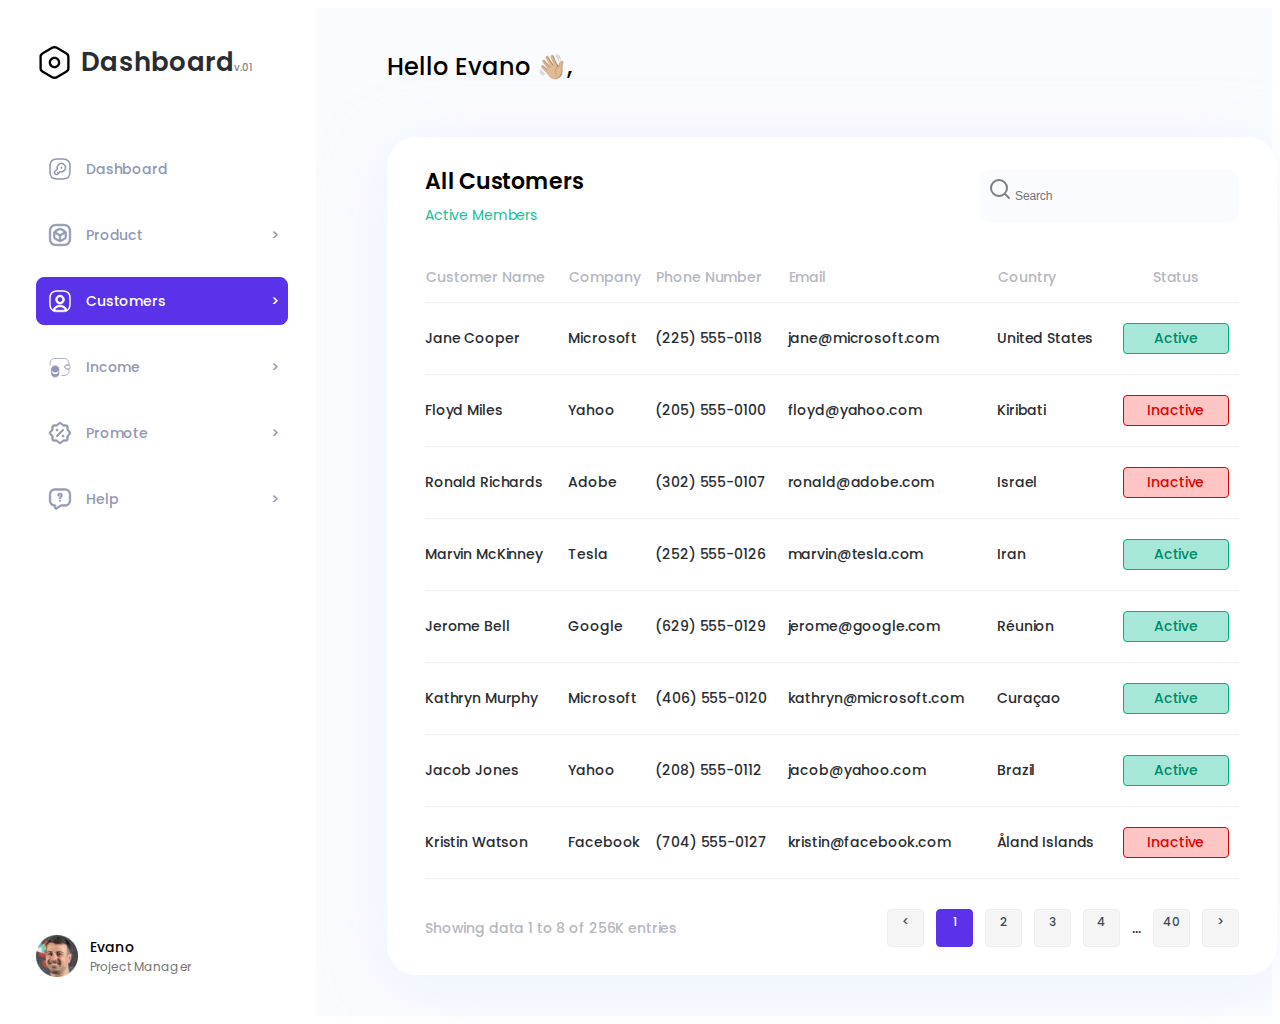
<file: index.html>
<!DOCTYPE html>
<html lang="en">
  <head>
    <meta charset="UTF-8" />
    <meta http-equiv="X-UA-Compatible" content="IE=edge" />
    <link rel="icon" type="image/svg+xml" href="images/logo.svg" />
    <meta name="viewport" content="width=device-width, initial-scale=1.0" />
    <title>CRM-Dashboard</title>
    <link rel="preconnect" href="https://fonts.googleapis.com" />
    <link rel="preconnect" href="https://fonts.gstatic.com" crossorigin />
    <link
      href="https://fonts.googleapis.com/css2?family=Poppins:wght@400;500;600&amp;display=swap"
      rel="stylesheet"/>
    <link
      rel="stylesheet"
      href="https://cdnjs.cloudflare.com/ajax/libs/modern-normalize/3.0.1/modern-normalize.min.css"
      integrity="sha512-q6WgHqiHlKyOqslT/lgBgodhd03Wp4BEqKeW6nNtlOY4quzyG3VoQKFrieaCeSnuVseNKRGpGeDU3qPmabCANg=="
      crossorigin="anonymous"
      referrerpolicy="no-referrer"/>
    <link rel="stylesheet" href="./css/styles.css" />
    <link rel="stylesheet" href="./css/media.css" />
  </head>
  <body>
    <header class="header">
      <div class="container main-nav">
        <a class="logo" href="./index.html"
          ><svg class="logo-svg" width="24" height="24">
            <use href="./images/icons.svg#setting"></use>
          </svg>
          <p class="logo-text">Dashboard<span class="logo-v">v.01</span></p></a
        ><button class="menu-open-btn" type="button" data-menu-open>
          <svg class="menu-open-icon" width="32" height="22">
            <use href="./images/icons.svg#menu-hamburger"></use>
          </svg>
        </button>
      </div>
      <div class="mob-menu is-hidden" data-menu>
        <div class="container">
          <nav class="menu-nav">
            <ul class="mob-menu-list">
              <li>
                <a class="nav-link" href="./index.html">
                  <div class="svg-wrapp">
                    <svg class="link-svg" width="24" height="24">
                      <use href="./images/icons.svg#key-square"></use>
                    </svg>
                    <span class="link-text">Dashboard</span>
                  </div>
                </a>
              </li>
              <li>
                <a class="nav-link" href="./index.html">
                  <div class="svg-wrapp">
                    <svg class="link-svg" width="24" height="24">
                      <use href="./images/icons.svg#3d-square"></use>
                    </svg>
                    <span class="link-text">Product</span>
                  </div>
                  <span>&gt;</span>
                </a>
              </li>
              <li>
                <a class="nav-link current" href="./index.html">
                  <div class="svg-wrapp">
                    <svg class="link-svg" width="24" height="24">
                      <use href="./images/icons.svg#user-square"></use>
                    </svg>
                    <span class="link-text">Customers</span>
                  </div>
                  <span>&gt;</span>
                </a>
              </li>
              <li>
                <a class="nav-link" href="./index.html">
                  <div class="svg-wrapp">
                    <svg class="link-svg" width="24" height="24">
                      <use href="./images/icons.svg#wallet-money"></use>
                    </svg>
                    <span class="link-text">Income</span>
                  </div>
                  <span>&gt;</span>
                </a>
              </li>
              <li>
                <a class="nav-link" href="./index.html">
                  <div class="svg-wrapp">
                    <svg class="link-svg" width="24" height="24">
                      <use href="./images/icons.svg#discount-shape"></use>
                    </svg>
                    <span class="link-text">Promote</span>
                  </div>
                  <span>&gt;</span>
                </a>
              </li>
              <li>
                <a class="nav-link" href="./index.html">
                  <div class="svg-wrapp">
                    <svg class="link-svg" width="24" height="24">
                      <use href="./images/icons.svg#message-question"></use>
                    </svg>
                    <span class="link-text">Help</span>
                  </div>
                  <span>&gt;</span>
                </a>
              </li>
            </ul>
          </nav>
          <div class="img-wrapp">
            <img
              srcset="./images/ellipse.jpg 1x, ./images/ellipse2x.jpg 2x"
              src="./images/ellipse.jpg"
              alt="Marketing"
              width="42"
              height="42"
            />
            <div class="name-wrapp">
              <p class="name-text">Evano</p>
              <p class="position-text">Project Manager</p>
            </div>
          </div>
        </div>
      </div>
    </header>

    <main>
      <div class="wrapper">
        <div class="side-container">
          <aside class="side-bar">
            <a class="logo" href="./index.html">
              <svg class="logo-svg" width="37" height="37">
                <use href="./images/icons.svg#setting"></use>
              </svg>
              <p class="logo-text">Dashboard<span class="logo-v">v.01</span></p>
            </a>

            <div class="nav-wrapp">
              <nav>
                <ul class="side-list">
                  <li>
                    <a class="nav-link" href="./index.html">
                      <div class="svg-wrapp">
                        <svg class="link-svg" width="24" height="24">
                          <use href="./images/icons.svg#key-square"></use>
                        </svg>
                        <span class="link-text">Dashboard</span>
                      </div>
                    </a>
                  </li>
                  <li>
                    <a class="nav-link" href="./index.html">
                      <div class="svg-wrapp">
                        <svg class="link-svg" width="24" height="24">
                          <use href="./images/icons.svg#3d-square"></use>
                        </svg>
                        <span class="link-text">Product</span>
                      </div>
                      <span>&gt;</span>
                    </a>
                  </li>
                  <li>
                    <a class="nav-link current" href="./index.html">
                      <div class="svg-wrapp">
                        <svg class="link-svg" width="24" height="24">
                          <use href="./images/icons.svg#user-square"></use>
                        </svg>
                        <span class="link-text">Customers</span>
                      </div>
                      <span>&gt;</span>
                    </a>
                  </li>
                  <li>
                    <a class="nav-link" href="./index.html">
                      <div class="svg-wrapp">
                        <svg class="link-svg" width="24" height="24">
                          <use href="./images/icons.svg#wallet-money"></use>
                        </svg>
                        <span class="link-text">Income</span>
                      </div>
                      <span>&gt;</span>
                    </a>
                  </li>
                  <li>
                    <a class="nav-link" href="./index.html">
                      <div class="svg-wrapp">
                        <svg class="link-svg" width="24" height="24">
                          <use href="./images/icons.svg#discount-shape"></use>
                        </svg>
                        <span class="link-text">Promote</span>
                      </div>
                      <span>&gt;</span>
                    </a>
                  </li>
                  <li>
                    <a class="nav-link" href="./index.html">
                      <div class="svg-wrapp">
                        <svg class="link-svg" width="24" height="24">
                          <use href="./images/icons.svg#message-question"></use>
                        </svg>
                        <span class="link-text">Help</span>
                      </div>
                      <span>&gt;</span>
                    </a>
                  </li>
                </ul>
              </nav>

              <div class="img-wrapp">
                <img
                  srcset="./images/ellipse.jpg 1x, ./images/ellipse2x.jpg 2x"
                  src="./images/ellipse.jpg"
                  alt="Marketing"
                  width="42"
                  height="42"
                />
                <div class="name-wrapp">
                  <p class="name-text">Evano</p>
                  <p class="position-text">Project Manager</p>
                </div>
              </div>
            </div>
          </aside>
        </div>

        <div class="customers-wrapp">
          <div class="customers-container">
            <h1 class="page-title">Hello Evano 👋🏼,</h1>
            <div class="table-wrapp">
              <div class="form-wrapp">
                <div class="title-wrapp">
                  <h2 class="table-title">All Customers</h2>
                  <p class="tb-title-text">Active Members</p>
                </div>

                <form class="search-form">
                  <label class="form-label">
                    <input
                      class="search-input"
                      type="text"
                      name="search"
                      placeholder="Search"
                    />
                  </label>
                  <button class="search-btn" type="submit">
                    <svg class="btn-icon" width="24" height="24">
                      <use href="./images/icons.svg#search"></use>
                    </svg>
                  </button>
                </form>
              </div>

              <table class="customers-table">
                <thead class="customers-table-head">
                  <tr class="table-head">
                    <th>Customer Name</th>
                    <th>Company</th>
                    <th>Phone Number</th>
                    <th>Email</th>
                    <th>Country</th>
                    <th class="th-status">Status</th>
                  </tr>
                </thead>
                <tbody>
                  <tr class="customer-card">
                    <td data-label="Customer Name">Jane Cooper</td>
                    <td data-label="Company">Microsoft</td>
                    <td data-label="Phone Number">(225) 555-0118</td>
                    <td data-label="Email">jane@microsoft.com</td>
                    <td data-label="Country">United States</td>
                    <td data-label="Status">
                      <div class="active">Active</div>
                    </td>
                  </tr>
                  <tr class="customer-card">
                    <td data-label="Customer Name">Floyd Miles</td>
                    <td data-label="Company">Yahoo</td>
                    <td data-label="Phone Number">(205) 555-0100</td>
                    <td data-label="Email">floyd@yahoo.com</td>
                    <td data-label="Country">Kiribati</td>
                    <td data-label="Status">
                      <div class="inactive">Inactive</div>
                    </td>
                  </tr>
                  <tr class="customer-card">
                    <td data-label="Customer Name">Ronald Richards</td>
                    <td data-label="Company">Adobe</td>
                    <td data-label="Phone Number">(302) 555-0107</td>
                    <td data-label="Email">ronald@adobe.com</td>
                    <td data-label="Country">Israel</td>
                    <td data-label="Status">
                      <div class="inactive">Inactive</div>
                    </td>
                  </tr>
                  <tr class="customer-card">
                    <td data-label="Customer Name">Marvin McKinney</td>
                    <td data-label="Company">Tesla</td>
                    <td data-label="Phone Number">(252) 555-0126</td>
                    <td data-label="Email">marvin@tesla.com</td>
                    <td data-label="Country">Iran</td>
                    <td data-label="Status">
                      <div class="active">Active</div>
                    </td>
                  </tr>
                  <tr class="customer-card">
                    <td data-label="Customer Name">Jerome Bell</td>
                    <td data-label="Company">Google</td>
                    <td data-label="Phone Number">(629) 555-0129</td>
                    <td data-label="Email">jerome@google.com</td>
                    <td data-label="Country">Réunion</td>
                    <td data-label="Status">
                      <div class="active">Active</div>
                    </td>
                  </tr>
                  <tr class="customer-card">
                    <td data-label="Customer Name">Kathryn Murphy</td>
                    <td data-label="Company">Microsoft</td>
                    <td data-label="Phone Number">(406) 555-0120</td>
                    <td data-label="Email">kathryn@microsoft.com</td>
                    <td data-label="Country">Curaçao</td>
                    <td data-label="Status">
                      <div class="active">Active</div>
                    </td>
                  </tr>
                  <tr class="customer-card">
                    <td data-label="Customer Name">Jacob Jones</td>
                    <td data-label="Company">Yahoo</td>
                    <td data-label="Phone Number">(208) 555-0112</td>
                    <td data-label="Email">jacob@yahoo.com</td>
                    <td data-label="Country">Brazil</td>
                    <td data-label="Status">
                      <div class="active">Active</div>
                    </td>
                  </tr>
                  <tr class="customer-card">
                    <td data-label="Customer Name">Kristin Watson</td>
                    <td data-label="Company">Facebook</td>
                    <td data-label="Phone Number">(704) 555-0127</td>
                    <td data-label="Email">kristin@facebook.com</td>
                    <td data-label="Country">Åland Islands</td>
                    <td data-label="Status">
                      <div class="inactive">Inactive</div>
                    </td>
                  </tr>
                </tbody>
              </table>
              <div class="table-info">
                <p class="info-text">Showing data 1 to 8 of 256K entries</p>
                <ul class="pagination-wrapp">
                  <li class="pagination-item"><a href="#">&lt;</a></li>
                  <li class="pagination-item active-page"><a href="#">1</a></li>
                  <li class="pagination-item"><a href="#">2</a></li>
                  <li class="pagination-item"><a href="#">3</a></li>
                  <li class="pagination-item"><a href="#">4</a></li>
                  <li><span>...</span></li>
                  <li class="pagination-item"><a href="#">40</a></li>
                  <li class="pagination-item"><a href="#">&gt;</a></li>
                </ul>
              </div>
            </div>
          </div>
        </div>
      </div>
    </main>
    <script src="./js/menu.js"></script>
  </body>
</html>
</file>
<file: css/styles.css>
:root {
  --color-black: #000;
  --color-text: #292d32;
  --invert-color: #fff;
  --secondary-color: #9197b3;
  --grey-color: #b5b7c0;
  --acsent-color: #16c098;
  --light-color: #f9fbff;
  --color-hover: #5932ea;
  --border-table: 1px solid #eee;
  --border-hover: 1px solid #5932ea;
  --active-customer-bg: rgba(22, 192, 152, 0.38);
  --active-text: #008767;
  --active-cust-border: 1px solid #00b087;
  --inactive-customer-bg: #ffc5c5;
  --inactive-text: #df0404;
  --inactive-cust-border: 1px solid #df0404;
  --transition: 250ms cubic-bezier(0.4, 0, 0.2, 1);
}

h1,
h2,
h3,
h4,
h5,
h6,
p {
  margin: 0;
}

img {
  display: block;
  max-width: 100%;
  height: auto;
}

.container {
  margin: 0 auto;
  padding: 0 15px;
  width: 100%;
}

body {
  color: var(--color-text);
  background-color: var(--invert-color);
  font-family: "Poppins", sans-serif;
  font-size: 14px;
  font-weight: 500;
}

ul {
  list-style: none;
  margin: 0;
  padding: 0;
}

a {
  text-decoration: none;
}

.is-hidden {
  position: absolute;
  white-space: nowrap;
  width: 1px;
  height: 1px;
  overflow: hidden;
  border: 0;
  padding: 0;
  clip: rect(0 0 0 0);
  clip-path: inset(50%);
  margin: -1px;
}

.no-scroll {
  overflow: hidden;
}

/*----------------mobile menu-------------*/

.header {
  width: 100%;
  border-bottom: 1px solid var(--secondary-color);
  box-shadow: 0px 2px 1px rgba(46, 47, 66, 0.08),
    0px 1px 1px rgba(46, 47, 66, 0.16), 0px 1px 6px rgba(46, 47, 66, 0.08);
}

.main-nav {
  display: flex;
  justify-content: space-between;
  align-items: center;
}

.logo {
  display: flex;
  align-items: center;
  gap: 8px;
  font-family: "Poppins", sans-serif;
  font-weight: 800;
  letter-spacing: 0.03em;
  font-size: 18px;
  line-height: 1.17;
  text-decoration: none;
  color: var(--color-text);
}

.logo-v {
  font-family: "Poppins", sans-serif;
  font-weight: 500;
  font-size: 10px;
  letter-spacing: -0.01em;
  color: #838383;
}

.menu-open-btn {
  border: none;
  background-color: transparent;
  padding: 24px 0;
  font-size: 0;
}

.menu-open-icon {
  stroke: var(--color-text);
}

.mob-menu {
  position: fixed;
  top: 71px;
  z-index: 100;
  width: 100vw;
  height: 100vh;
  background-color: var(--invert-color);
  box-shadow: 0px 2px 1px rgba(46, 47, 66, 0.08),
    0px 1px 1px rgba(46, 47, 66, 0.16), 0px 1px 6px rgba(46, 47, 66, 0.08);
  padding: 24px 24px 35px 40px;
  overflow: auto;
}

.mob-menu-list {
  width: 100%;
  display: flex;
  flex-direction: column;
  gap: 20px;
}

.nav-link {
  display: block;
  width: 231px;
  padding: 11px 8px 11px 11px;
  border: 1px solid transparent;
  border-radius: 8px;
  margin: 0 auto;
  color: var(--secondary-color);
  transition: background-color var(--transition), border var(--transition);
  display: flex;
  justify-content: space-between;
  align-items: center;
}

.svg-wrapp {
  display: flex;
  gap: 14px;
  align-items: center;
}

.nav-link:focus,
.nav-link:hover {
  background-color: var(--color-hover);
  color: var(--invert-color);
  border: var(--border-hover);
}

.current {
  background-color: var(--color-hover);
  color: var(--invert-color);
  border: var(--border-hover);
}

.side-bar {
  display: none;
}

.link-text {
  font-weight: 500;
  letter-spacing: -0.01em;
  color: currentColor;
  transition: color var(--transition);
}

.link-svg {
  fill: currentColor;
  stroke: currentColor;
  transition: fill var(--transition) stroke var(--transition);
}

.img-wrapp {
  display: flex;
  gap: 12px;
  align-items: center;
  margin-top: 60px;
  width: 100%;
}

.name-text {
  font-weight: 500;
  font-size: 14px;
  letter-spacing: 0.01em;
  color: var(--color-black);
  margin: 0;
}

.position-text {
  font-weight: 400;
  font-size: 12px;
  letter-spacing: 0.01em;
  color: #757575;
  margin: 0;
}

/* ----------------Customers section----------------- */

.customers-wrapp {
  background-color: var(--light-color);
  padding: 41px 71px;
  width: 100%;
}

.customers-container {
  margin: 0 auto;
}

.page-title {
  font-family: "Poppins", sans-serif;
  font-weight: 500;
  font-size: 24px;
  color: var(--color-black);
  margin-bottom: 20px;
}

.table-wrapp {
  border-radius: 30px;
  background-color: var(--invert-color);
  box-shadow: 0 10px 60px 0 rgba(226, 236, 249, 0.5);
  padding: 28px 38px;
  width: 100%;
}

.form-wrapp {
  margin-bottom: 10px;
}

.title-wrapp {
  margin-bottom: 10px;
}

.table-title {
  font-weight: 600;
  font-size: 22px;
  letter-spacing: -0.01em;
  color: var(--color-black);
  margin-bottom: 7px;
  margin-top: 0;
}

.tb-title-text {
  font-weight: 400;
  letter-spacing: -0.01em;
  color: var(--acsent-color);
  margin: 0;
}

.search-input {
  border-radius: 10px;
  border: none;
  width: 216px;
  height: 38px;
  background-color: var(--light-color);
  padding: 7px 8px 7px 35px;
  font-weight: 400;
  font-size: 12px;
  letter-spacing: -0.01em;
  color: var(--grey-color);
}

.search-form {
  position: relative;
  margin-bottom: 20px;
}

.search-btn {
  border: none;
  background-color: transparent;
  padding: 0;
  font-size: 0;
  position: absolute;
  top: 7px;
  left: 8px;
}

.search-input:focus {
  outline: none;
}

.customers-table {
  width: 100%;
  border-collapse: collapse;
  margin: 0;
}

.customers-table-head {
  display: none;
}

.customer-card {
  display: flex;
  flex-direction: column;
  border: 1px solid #ddd;
  border-radius: 8px;
  margin-bottom: 10px;
  padding: 10px;
}

.customer-card td {
  padding: 10px;
  display: flex;
  justify-content: space-between;
  align-items: center;
  font-weight: 400;
  font-size: 12px;
  letter-spacing: -0.01em;
  color: var(--color-text);
}

.customer-card td::before {
  content: attr(data-label);
  color: var(--grey-color);
  margin-right: 5px;
  font-weight: 400;
  font-size: 12px;
  letter-spacing: -0.01em;
}

.active {
  border: var(--active-cust-border);
  border-radius: 4px;
  padding: 4px 18px;
  width: 80px;
  max-height: 29px;
  background-color: var(--active-customer-bg);
  color: var(--active-text);
}

.inactive {
  border: var(--inactive-cust-border);
  border-radius: 4px;
  padding: 4px 18px;
  width: 80px;
  max-height: 29px;
  background-color: var(--inactive-customer-bg);
  color: var(--inactive-text);
}

.info-text {
  font-weight: 500;
  letter-spacing: -0.01em;
  color: var(--grey-color);
  margin-top: 32px;
}

.pagination-wrapp {
  display: flex;
  align-items: center;
  gap: 8px;
  margin-top: 10px;
}

.pagination-item {
  border: var(--border-table);
  border-radius: 4px;
  padding: 6px 5px;
  min-width: 25px;
  height: 24px;
  background-color: #f5f5f5;
  font-weight: 500;
  font-size: 12px;
  line-height: 1;
  letter-spacing: -0.01em;
  text-align: center;
  color: #404b52;
}

.pagination-item a {
  color: currentColor;
}

.pagination-item:hover {
  border: var(--border-hover);
  background-color: var(--color-hover);
  color: var(--invert-color);
}

.active-page {
  border: var(--border-hover);
  background-color: var(--color-hover);
  color: var(--invert-color);
}
</file>
<file: css/media.css>
@media screen and (min-width: 827px) {
  /* Table */

  .page-title {
    margin-bottom: 53px;
  }
  .form-wrapp {
    display: flex;
    justify-content: space-between;
    align-items: center;
    margin-bottom: 40px;
  }

  .title-wrapp {
    margin-bottom: 0;
  }

  .search-form {
    margin-bottom: 0;
  }

  .customers-table {
    display: table;
    width: 100%;
  }

  .customers-table-head {
    display: table-header-group;
  }

  .table-head {
    font-weight: 400;
    font-size: 12px;
    letter-spacing: -0.01em;
    color: var(--grey-color);
  }

  .table-head th {
    padding-bottom: 14px;
    border-bottom: var(--border-table);
    text-align: left;
  }

  .table-head .th-status {
    text-align: center;
  }

  .customer-card {
    display: table-row;
    border: none;
    margin: 0;
    padding: 0;
  }

  .customer-card td {
    display: table-cell;
    padding: 20px 0px;
    border-bottom: var(--border-table);
  }

  .active {
    margin: 0 auto;
    text-align: center;
  }

  .inactive {
    margin: 0 auto;
    text-align: center;
  }

  .customer-card td::before {
    content: none;
  }

  .table-info {
    display: flex;
    justify-content: space-between;
    align-items: center;
    margin-top: 30px;
  }

  .info-text {
    margin-top: 0;
  }

  .pagination-wrapp {
    gap: 12px;
    margin-top: 0;
  }
}

@media screen and (min-width: 1158px) {
  .header {
    display: none;
  }

  .side-bar {
    display: block;
  }

  .wrapper {
    display: flex;
    height: 100%;
  }

  .logo-text {
    font-weight: 600;
    font-size: 26px;
    letter-spacing: 0.01em;
  }

  .side-container {
    width: 306px;
    padding: 36px 28px 76px 28px;
  }

  .side-bar {
    height: 100%;
  }

  .side-list {
    margin-top: 64px;
    display: flex;
    flex-direction: column;
    gap: 18px;
  }

  .nav-wrapp {
    display: flex;
    flex-direction: column;
    justify-content: space-between;
    height: 100%;
  }

  .img-wrapp {
    margin-top: 0;
  }

  .table-head th {
    font-weight: 500;
    font-size: 14px;
  }

  .customer-card td {
    font-weight: 500;
    font-size: 14px;
  }

  .active {
    padding: 4px 12px;
  }

  .inactive {
    padding: 4px 12px;
  }
}
</file>
